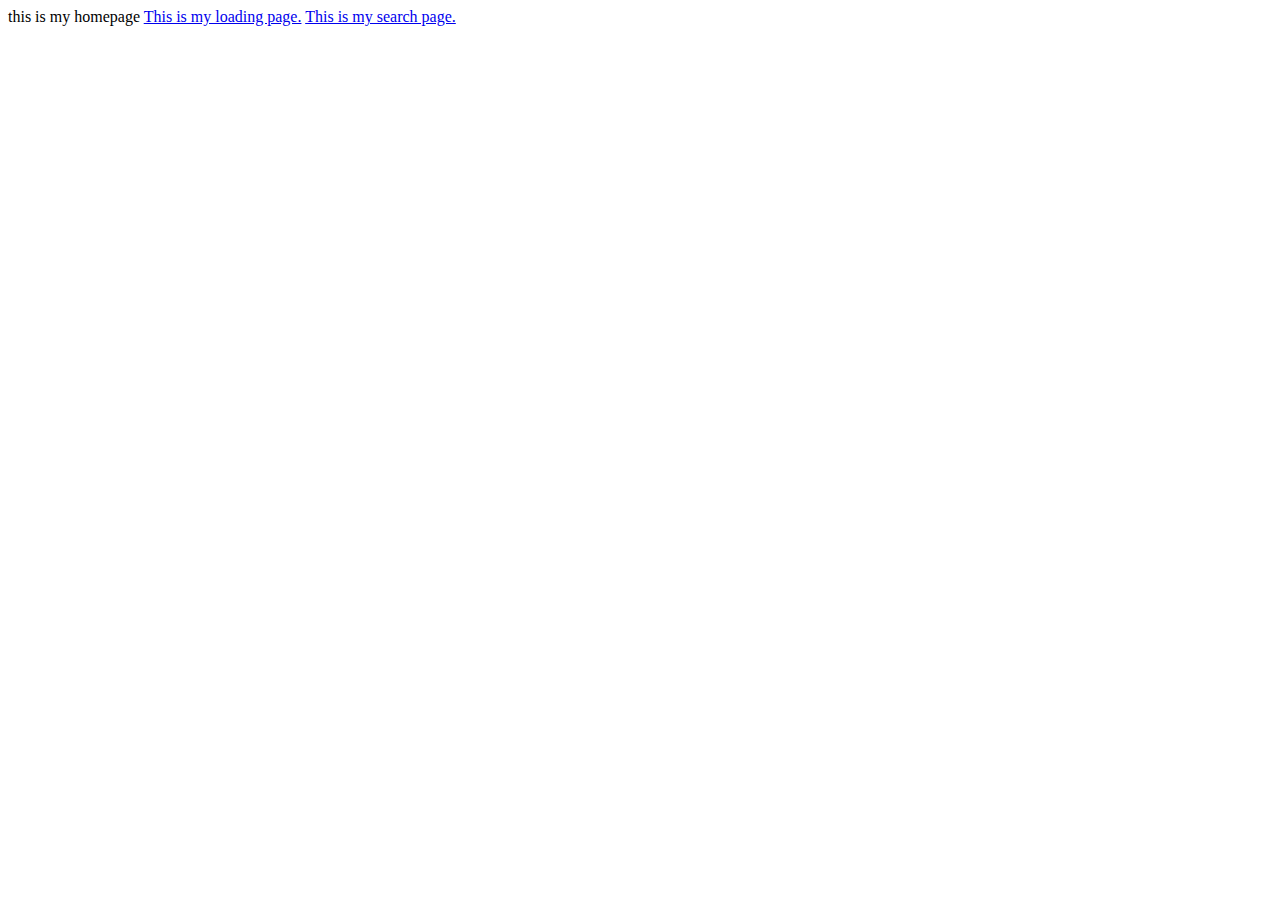
<file: index.html>
<!DOCTYPE html>
<html lang="en">
<head>
    <meta charset="UTF-8">
    <meta name="viewport" content="width=device-width, initial-scale=1.0">
    <title>Home Page</title>
</head>
<body>
    this is my homepage
    <a href="loading.html">This is my loading page.</a>
    <a href="search.html">This is my search page.</a>
</body>
</html>
</file>
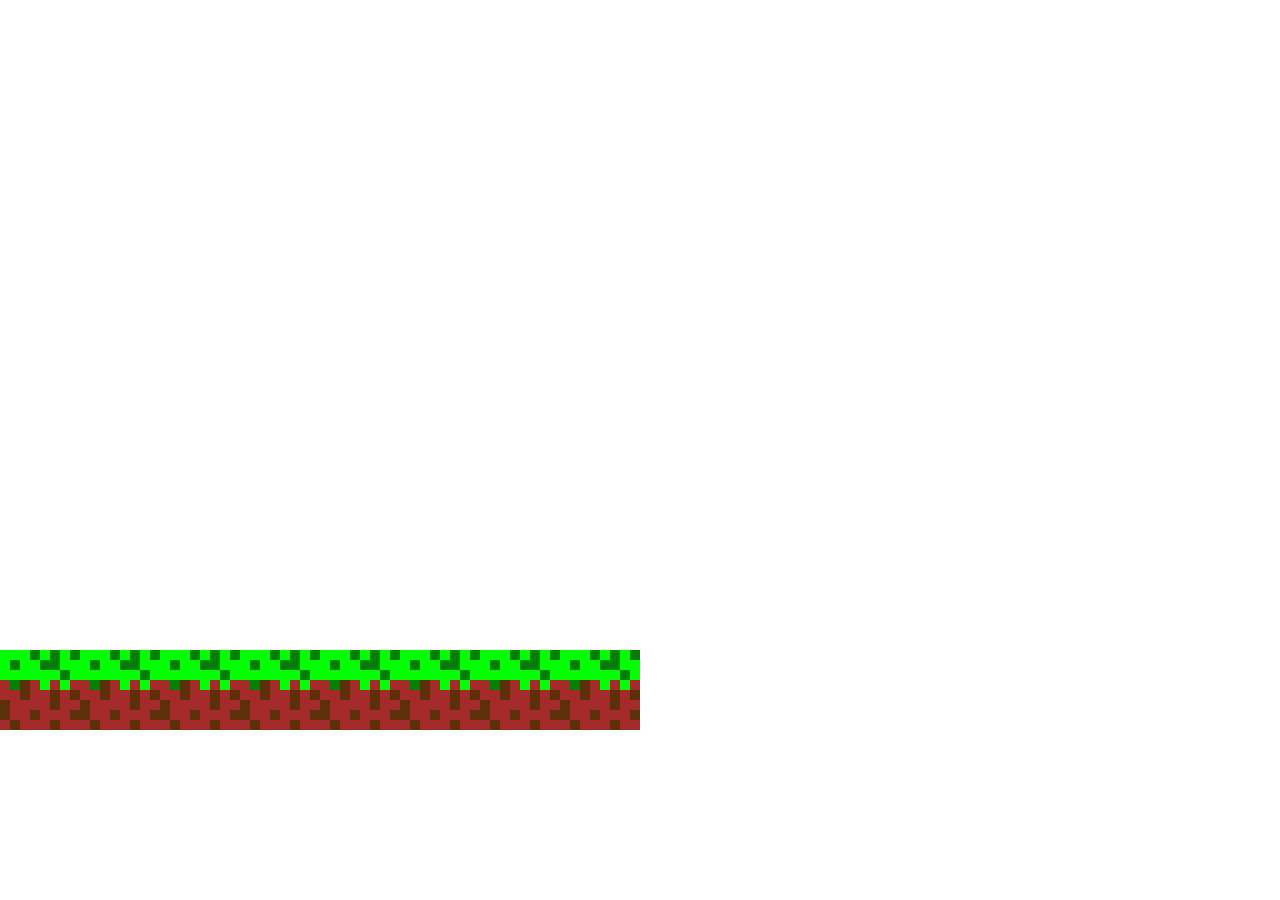
<file: art.html>
<!DOCTYPE html>
<html lang="en">
<head>
    <meta charset="UTF-8">
    <meta name="viewport" content="width=device-width, initial-scale=1.0">
    <title>Art Project</title>
    <link rel="stylesheet" href="style/art.css">
</head>
<body>

    <div class="floor">
        <div class="grass-block-1">
            <div class="pixel"></div>
            <div class="pixel"></div>
            <div class="pixel"></div>
            <div class="pixel-2"></div>
            <div class="pixel"></div>
            <div class="pixel-2"></div>
            <div class="pixel"></div>
            <div class="pixel-2"></div>


            <div class="pixel"></div>
            <div class="pixel-2"></div>
            <div class="pixel"></div>
            <div class="pixel"></div>
            <div class="pixel-2"></div>
            <div class="pixel-2"></div>
            <div class="pixel"></div>
            <div class="pixel"></div>

            <div class="pixel"></div>
            <div class="pixel"></div>
            <div class="pixel"></div>
            <div class="pixel"></div>
            <div class="pixel"></div>
            <div class="pixel"></div>
            <div class="pixel-2"></div>
            <div class="pixel"></div>

            <div class="pixel-1"></div>
            <div class="pixel-2"></div>
            <div class="pixel-3"></div>
            <div class="pixel-1"></div>
            <div class="pixel"></div>
            <div class="pixel-1"></div>
            <div class="pixel"></div>
            <div class="pixel-1"></div>

            <div class="pixel-1"></div>
            <div class="pixel-1"></div>
            <div class="pixel-3"></div>
            <div class="pixel-1"></div>
            <div class="pixel-1"></div>
            <div class="pixel-3"></div>
            <div class="pixel-1"></div>
            <div class="pixel-3"></div>

            <div class="pixel-3"></div>
            <div class="pixel-1"></div>
            <div class="pixel-1"></div>
            <div class="pixel-1"></div>
            <div class="pixel-1"></div>
            <div class="pixel-3"></div>
            <div class="pixel-1"></div>
            <div class="pixel-1"></div>

            <div class="pixel-3"></div>
            <div class="pixel-1"></div>
            <div class="pixel-1"></div>
            <div class="pixel-3"></div>
            <div class="pixel-1"></div>
            <div class="pixel-1"></div>
            <div class="pixel-1"></div>
            <div class="pixel-3"></div>

            <div class="pixel-1"></div>
            <div class="pixel-3"></div>
            <div class="pixel-1"></div>
            <div class="pixel-1"></div>
            <div class="pixel-1"></div>
            <div class="pixel-3"></div>
            <div class="pixel-1"></div>
            <div class="pixel-1"></div>
        </div>

        <div class="grass-block-2">
            <div class="pixel"></div>
            <div class="pixel"></div>
            <div class="pixel"></div>
            <div class="pixel-2"></div>
            <div class="pixel"></div>
            <div class="pixel-2"></div>
            <div class="pixel"></div>
            <div class="pixel-2"></div>


            <div class="pixel"></div>
            <div class="pixel-2"></div>
            <div class="pixel"></div>
            <div class="pixel"></div>
            <div class="pixel-2"></div>
            <div class="pixel-2"></div>
            <div class="pixel"></div>
            <div class="pixel"></div>

            <div class="pixel"></div>
            <div class="pixel"></div>
            <div class="pixel"></div>
            <div class="pixel"></div>
            <div class="pixel"></div>
            <div class="pixel"></div>
            <div class="pixel-2"></div>
            <div class="pixel"></div>

            <div class="pixel-1"></div>
            <div class="pixel-2"></div>
            <div class="pixel-3"></div>
            <div class="pixel-1"></div>
            <div class="pixel"></div>
            <div class="pixel-1"></div>
            <div class="pixel"></div>
            <div class="pixel-1"></div>

            <div class="pixel-1"></div>
            <div class="pixel-1"></div>
            <div class="pixel-3"></div>
            <div class="pixel-1"></div>
            <div class="pixel-1"></div>
            <div class="pixel-3"></div>
            <div class="pixel-1"></div>
            <div class="pixel-3"></div>

            <div class="pixel-3"></div>
            <div class="pixel-1"></div>
            <div class="pixel-1"></div>
            <div class="pixel-1"></div>
            <div class="pixel-1"></div>
            <div class="pixel-3"></div>
            <div class="pixel-1"></div>
            <div class="pixel-1"></div>

            <div class="pixel-3"></div>
            <div class="pixel-1"></div>
            <div class="pixel-1"></div>
            <div class="pixel-3"></div>
            <div class="pixel-1"></div>
            <div class="pixel-1"></div>
            <div class="pixel-1"></div>
            <div class="pixel-3"></div>

            <div class="pixel-1"></div>
            <div class="pixel-3"></div>
            <div class="pixel-1"></div>
            <div class="pixel-1"></div>
            <div class="pixel-1"></div>
            <div class="pixel-3"></div>
            <div class="pixel-1"></div>
            <div class="pixel-1"></div>
        </div>

        <div class="grass-block-3">
            <div class="pixel"></div>
            <div class="pixel"></div>
            <div class="pixel"></div>
            <div class="pixel-2"></div>
            <div class="pixel"></div>
            <div class="pixel-2"></div>
            <div class="pixel"></div>
            <div class="pixel-2"></div>


            <div class="pixel"></div>
            <div class="pixel-2"></div>
            <div class="pixel"></div>
            <div class="pixel"></div>
            <div class="pixel-2"></div>
            <div class="pixel-2"></div>
            <div class="pixel"></div>
            <div class="pixel"></div>

            <div class="pixel"></div>
            <div class="pixel"></div>
            <div class="pixel"></div>
            <div class="pixel"></div>
            <div class="pixel"></div>
            <div class="pixel"></div>
            <div class="pixel-2"></div>
            <div class="pixel"></div>

            <div class="pixel-1"></div>
            <div class="pixel-2"></div>
            <div class="pixel-3"></div>
            <div class="pixel-1"></div>
            <div class="pixel"></div>
            <div class="pixel-1"></div>
            <div class="pixel"></div>
            <div class="pixel-1"></div>

            <div class="pixel-1"></div>
            <div class="pixel-1"></div>
            <div class="pixel-3"></div>
            <div class="pixel-1"></div>
            <div class="pixel-1"></div>
            <div class="pixel-3"></div>
            <div class="pixel-1"></div>
            <div class="pixel-3"></div>

            <div class="pixel-3"></div>
            <div class="pixel-1"></div>
            <div class="pixel-1"></div>
            <div class="pixel-1"></div>
            <div class="pixel-1"></div>
            <div class="pixel-3"></div>
            <div class="pixel-1"></div>
            <div class="pixel-1"></div>

            <div class="pixel-3"></div>
            <div class="pixel-1"></div>
            <div class="pixel-1"></div>
            <div class="pixel-3"></div>
            <div class="pixel-1"></div>
            <div class="pixel-1"></div>
            <div class="pixel-1"></div>
            <div class="pixel-3"></div>

            <div class="pixel-1"></div>
            <div class="pixel-3"></div>
            <div class="pixel-1"></div>
            <div class="pixel-1"></div>
            <div class="pixel-1"></div>
            <div class="pixel-3"></div>
            <div class="pixel-1"></div>
            <div class="pixel-1"></div>
        </div>

        <div class="grass-block-4">
            <div class="pixel"></div>
            <div class="pixel"></div>
            <div class="pixel"></div>
            <div class="pixel-2"></div>
            <div class="pixel"></div>
            <div class="pixel-2"></div>
            <div class="pixel"></div>
            <div class="pixel-2"></div>


            <div class="pixel"></div>
            <div class="pixel-2"></div>
            <div class="pixel"></div>
            <div class="pixel"></div>
            <div class="pixel-2"></div>
            <div class="pixel-2"></div>
            <div class="pixel"></div>
            <div class="pixel"></div>

            <div class="pixel"></div>
            <div class="pixel"></div>
            <div class="pixel"></div>
            <div class="pixel"></div>
            <div class="pixel"></div>
            <div class="pixel"></div>
            <div class="pixel-2"></div>
            <div class="pixel"></div>

            <div class="pixel-1"></div>
            <div class="pixel-2"></div>
            <div class="pixel-3"></div>
            <div class="pixel-1"></div>
            <div class="pixel"></div>
            <div class="pixel-1"></div>
            <div class="pixel"></div>
            <div class="pixel-1"></div>

            <div class="pixel-1"></div>
            <div class="pixel-1"></div>
            <div class="pixel-3"></div>
            <div class="pixel-1"></div>
            <div class="pixel-1"></div>
            <div class="pixel-3"></div>
            <div class="pixel-1"></div>
            <div class="pixel-3"></div>

            <div class="pixel-3"></div>
            <div class="pixel-1"></div>
            <div class="pixel-1"></div>
            <div class="pixel-1"></div>
            <div class="pixel-1"></div>
            <div class="pixel-3"></div>
            <div class="pixel-1"></div>
            <div class="pixel-1"></div>

            <div class="pixel-3"></div>
            <div class="pixel-1"></div>
            <div class="pixel-1"></div>
            <div class="pixel-3"></div>
            <div class="pixel-1"></div>
            <div class="pixel-1"></div>
            <div class="pixel-1"></div>
            <div class="pixel-3"></div>

            <div class="pixel-1"></div>
            <div class="pixel-3"></div>
            <div class="pixel-1"></div>
            <div class="pixel-1"></div>
            <div class="pixel-1"></div>
            <div class="pixel-3"></div>
            <div class="pixel-1"></div>
            <div class="pixel-1"></div>
        </div>

        <div class="grass-block-5">
            <div class="pixel"></div>
            <div class="pixel"></div>
            <div class="pixel"></div>
            <div class="pixel-2"></div>
            <div class="pixel"></div>
            <div class="pixel-2"></div>
            <div class="pixel"></div>
            <div class="pixel-2"></div>


            <div class="pixel"></div>
            <div class="pixel-2"></div>
            <div class="pixel"></div>
            <div class="pixel"></div>
            <div class="pixel-2"></div>
            <div class="pixel-2"></div>
            <div class="pixel"></div>
            <div class="pixel"></div>

            <div class="pixel"></div>
            <div class="pixel"></div>
            <div class="pixel"></div>
            <div class="pixel"></div>
            <div class="pixel"></div>
            <div class="pixel"></div>
            <div class="pixel-2"></div>
            <div class="pixel"></div>

            <div class="pixel-1"></div>
            <div class="pixel-2"></div>
            <div class="pixel-3"></div>
            <div class="pixel-1"></div>
            <div class="pixel"></div>
            <div class="pixel-1"></div>
            <div class="pixel"></div>
            <div class="pixel-1"></div>

            <div class="pixel-1"></div>
            <div class="pixel-1"></div>
            <div class="pixel-3"></div>
            <div class="pixel-1"></div>
            <div class="pixel-1"></div>
            <div class="pixel-3"></div>
            <div class="pixel-1"></div>
            <div class="pixel-3"></div>

            <div class="pixel-3"></div>
            <div class="pixel-1"></div>
            <div class="pixel-1"></div>
            <div class="pixel-1"></div>
            <div class="pixel-1"></div>
            <div class="pixel-3"></div>
            <div class="pixel-1"></div>
            <div class="pixel-1"></div>

            <div class="pixel-3"></div>
            <div class="pixel-1"></div>
            <div class="pixel-1"></div>
            <div class="pixel-3"></div>
            <div class="pixel-1"></div>
            <div class="pixel-1"></div>
            <div class="pixel-1"></div>
            <div class="pixel-3"></div>

            <div class="pixel-1"></div>
            <div class="pixel-3"></div>
            <div class="pixel-1"></div>
            <div class="pixel-1"></div>
            <div class="pixel-1"></div>
            <div class="pixel-3"></div>
            <div class="pixel-1"></div>
            <div class="pixel-1"></div>
        </div>

        <div class="grass-block-6">
            <div class="pixel"></div>
            <div class="pixel"></div>
            <div class="pixel"></div>
            <div class="pixel-2"></div>
            <div class="pixel"></div>
            <div class="pixel-2"></div>
            <div class="pixel"></div>
            <div class="pixel-2"></div>


            <div class="pixel"></div>
            <div class="pixel-2"></div>
            <div class="pixel"></div>
            <div class="pixel"></div>
            <div class="pixel-2"></div>
            <div class="pixel-2"></div>
            <div class="pixel"></div>
            <div class="pixel"></div>

            <div class="pixel"></div>
            <div class="pixel"></div>
            <div class="pixel"></div>
            <div class="pixel"></div>
            <div class="pixel"></div>
            <div class="pixel"></div>
            <div class="pixel-2"></div>
            <div class="pixel"></div>

            <div class="pixel-1"></div>
            <div class="pixel-2"></div>
            <div class="pixel-3"></div>
            <div class="pixel-1"></div>
            <div class="pixel"></div>
            <div class="pixel-1"></div>
            <div class="pixel"></div>
            <div class="pixel-1"></div>

            <div class="pixel-1"></div>
            <div class="pixel-1"></div>
            <div class="pixel-3"></div>
            <div class="pixel-1"></div>
            <div class="pixel-1"></div>
            <div class="pixel-3"></div>
            <div class="pixel-1"></div>
            <div class="pixel-3"></div>

            <div class="pixel-3"></div>
            <div class="pixel-1"></div>
            <div class="pixel-1"></div>
            <div class="pixel-1"></div>
            <div class="pixel-1"></div>
            <div class="pixel-3"></div>
            <div class="pixel-1"></div>
            <div class="pixel-1"></div>

            <div class="pixel-3"></div>
            <div class="pixel-1"></div>
            <div class="pixel-1"></div>
            <div class="pixel-3"></div>
            <div class="pixel-1"></div>
            <div class="pixel-1"></div>
            <div class="pixel-1"></div>
            <div class="pixel-3"></div>

            <div class="pixel-1"></div>
            <div class="pixel-3"></div>
            <div class="pixel-1"></div>
            <div class="pixel-1"></div>
            <div class="pixel-1"></div>
            <div class="pixel-3"></div>
            <div class="pixel-1"></div>
            <div class="pixel-1"></div>
        </div>

        <div class="grass-block-7">
            <div class="pixel"></div>
            <div class="pixel"></div>
            <div class="pixel"></div>
            <div class="pixel-2"></div>
            <div class="pixel"></div>
            <div class="pixel-2"></div>
            <div class="pixel"></div>
            <div class="pixel-2"></div>


            <div class="pixel"></div>
            <div class="pixel-2"></div>
            <div class="pixel"></div>
            <div class="pixel"></div>
            <div class="pixel-2"></div>
            <div class="pixel-2"></div>
            <div class="pixel"></div>
            <div class="pixel"></div>

            <div class="pixel"></div>
            <div class="pixel"></div>
            <div class="pixel"></div>
            <div class="pixel"></div>
            <div class="pixel"></div>
            <div class="pixel"></div>
            <div class="pixel-2"></div>
            <div class="pixel"></div>

            <div class="pixel-1"></div>
            <div class="pixel-2"></div>
            <div class="pixel-3"></div>
            <div class="pixel-1"></div>
            <div class="pixel"></div>
            <div class="pixel-1"></div>
            <div class="pixel"></div>
            <div class="pixel-1"></div>

            <div class="pixel-1"></div>
            <div class="pixel-1"></div>
            <div class="pixel-3"></div>
            <div class="pixel-1"></div>
            <div class="pixel-1"></div>
            <div class="pixel-3"></div>
            <div class="pixel-1"></div>
            <div class="pixel-3"></div>

            <div class="pixel-3"></div>
            <div class="pixel-1"></div>
            <div class="pixel-1"></div>
            <div class="pixel-1"></div>
            <div class="pixel-1"></div>
            <div class="pixel-3"></div>
            <div class="pixel-1"></div>
            <div class="pixel-1"></div>

            <div class="pixel-3"></div>
            <div class="pixel-1"></div>
            <div class="pixel-1"></div>
            <div class="pixel-3"></div>
            <div class="pixel-1"></div>
            <div class="pixel-1"></div>
            <div class="pixel-1"></div>
            <div class="pixel-3"></div>

            <div class="pixel-1"></div>
            <div class="pixel-3"></div>
            <div class="pixel-1"></div>
            <div class="pixel-1"></div>
            <div class="pixel-1"></div>
            <div class="pixel-3"></div>
            <div class="pixel-1"></div>
            <div class="pixel-1"></div>
        </div>

        <div class="grass-block-8">
            <div class="pixel"></div>
            <div class="pixel"></div>
            <div class="pixel"></div>
            <div class="pixel-2"></div>
            <div class="pixel"></div>
            <div class="pixel-2"></div>
            <div class="pixel"></div>
            <div class="pixel-2"></div>


            <div class="pixel"></div>
            <div class="pixel-2"></div>
            <div class="pixel"></div>
            <div class="pixel"></div>
            <div class="pixel-2"></div>
            <div class="pixel-2"></div>
            <div class="pixel"></div>
            <div class="pixel"></div>

            <div class="pixel"></div>
            <div class="pixel"></div>
            <div class="pixel"></div>
            <div class="pixel"></div>
            <div class="pixel"></div>
            <div class="pixel"></div>
            <div class="pixel-2"></div>
            <div class="pixel"></div>

            <div class="pixel-1"></div>
            <div class="pixel-2"></div>
            <div class="pixel-3"></div>
            <div class="pixel-1"></div>
            <div class="pixel"></div>
            <div class="pixel-1"></div>
            <div class="pixel"></div>
            <div class="pixel-1"></div>

            <div class="pixel-1"></div>
            <div class="pixel-1"></div>
            <div class="pixel-3"></div>
            <div class="pixel-1"></div>
            <div class="pixel-1"></div>
            <div class="pixel-3"></div>
            <div class="pixel-1"></div>
            <div class="pixel-3"></div>

            <div class="pixel-3"></div>
            <div class="pixel-1"></div>
            <div class="pixel-1"></div>
            <div class="pixel-1"></div>
            <div class="pixel-1"></div>
            <div class="pixel-3"></div>
            <div class="pixel-1"></div>
            <div class="pixel-1"></div>

            <div class="pixel-3"></div>
            <div class="pixel-1"></div>
            <div class="pixel-1"></div>
            <div class="pixel-3"></div>
            <div class="pixel-1"></div>
            <div class="pixel-1"></div>
            <div class="pixel-1"></div>
            <div class="pixel-3"></div>

            <div class="pixel-1"></div>
            <div class="pixel-3"></div>
            <div class="pixel-1"></div>
            <div class="pixel-1"></div>
            <div class="pixel-1"></div>
            <div class="pixel-3"></div>
            <div class="pixel-1"></div>
            <div class="pixel-1"></div>
        </div>

    </div>
</body>
</html>
</file>
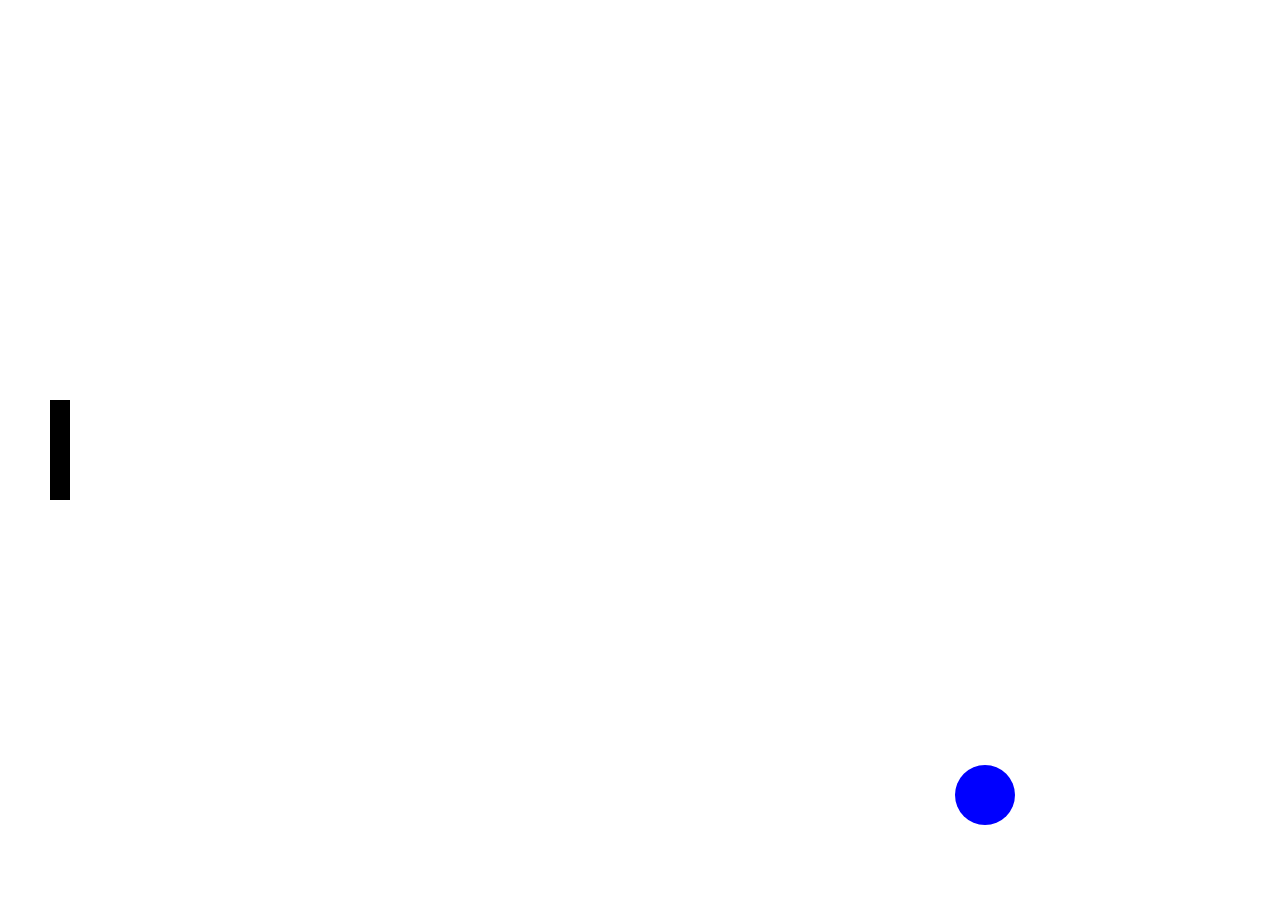
<file: ball.html>
<!DOCTYPE html>
<html lang="en">
<head>
    <meta charset="UTF-8">
    <meta name="viewport" content="width=device-width, initial-scale=1.0">
    <title>Ball</title>
</head>
<body>
    
    <script src="script/ball.js"></script>
</body>
</html>
</file>
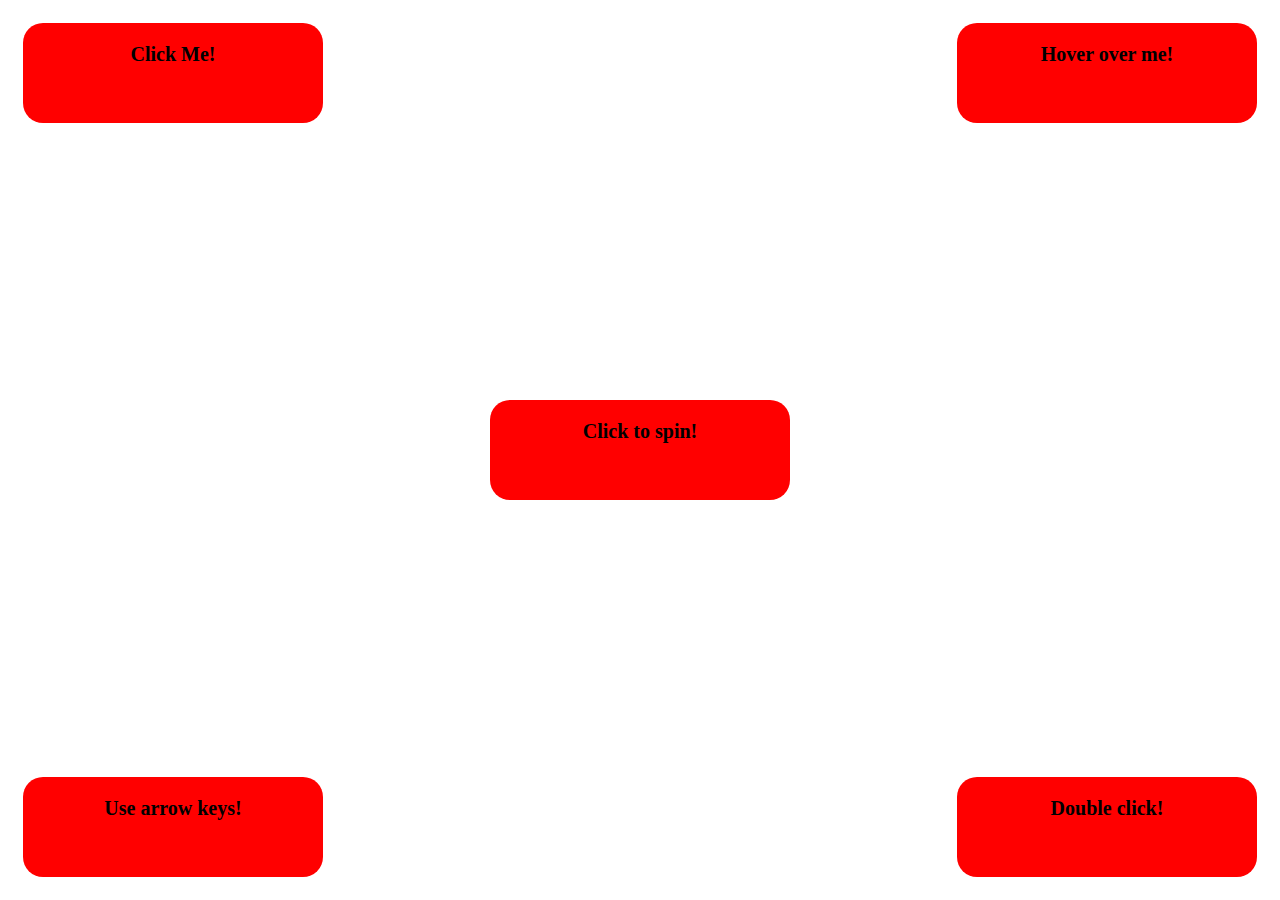
<file: event.html>
<!DOCTYPE html>
<html lang="en">
<head>
    <meta charset="UTF-8">
    <meta name="viewport" content="width=device-width, initial-scale=1.0">
    <title>Event</title>
    <link rel="stylesheet" href="style/event.css">
</head>
<body>
    <div class="rectangle click">
        <h3>Click Me!</h3>
    </div>
    <div class="rectangle move">
        <h3>Use arrow keys!</h3>
    </div>
    <div class="rectangle spin">
        <h3>Click to spin!</h3>
    </div>
    <div class="rectangle hover">
        <h3>Hover over me!</h3>
    </div>
    <div class="rectangle dblclick">
        <h3>Double click!</h3>
    </div>

    <script src="script/event.js"></script>
</body>
</html>
</file>
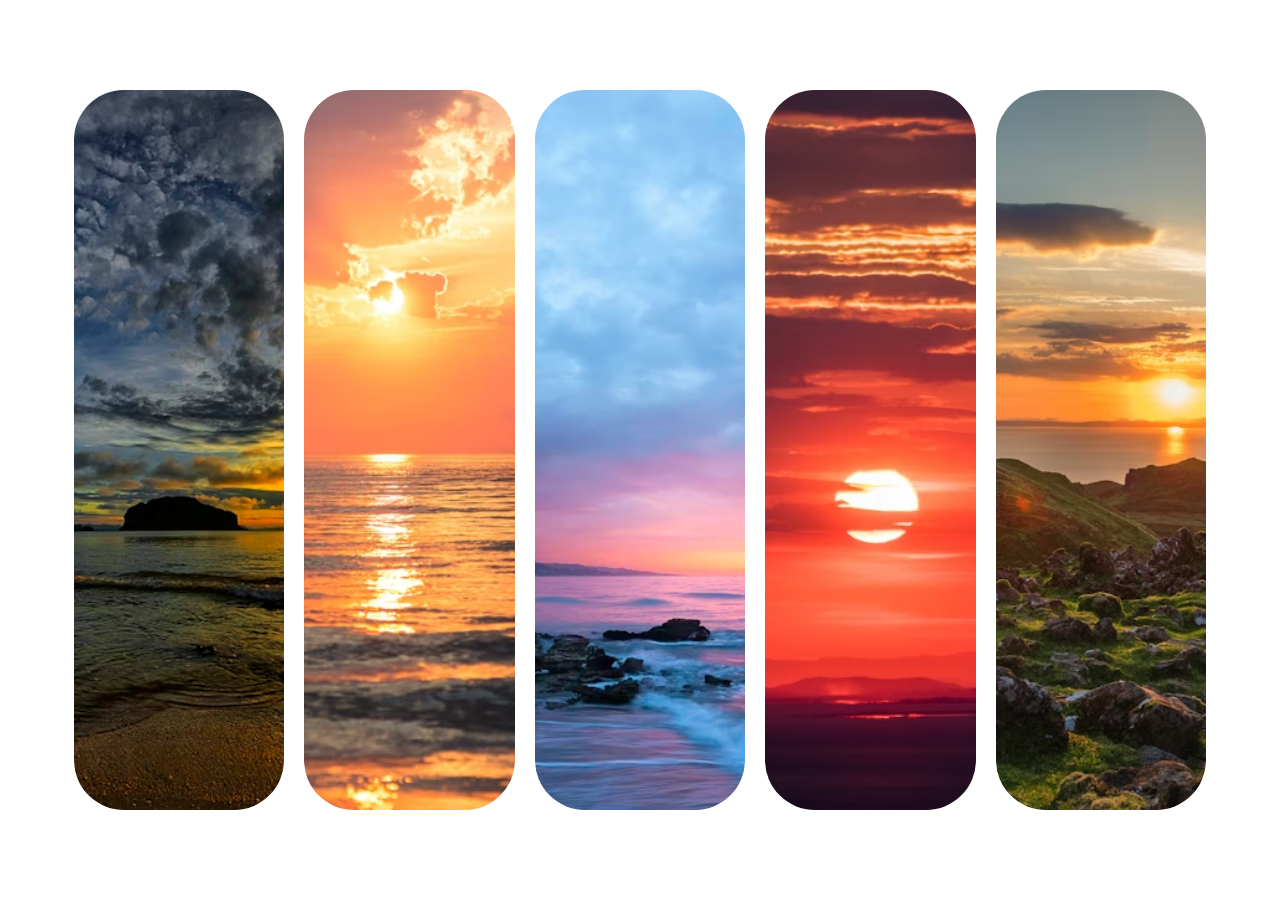
<file: expanding.html>
<!DOCTYPE html>
<html lang="en">

    <head>
        <meta charset="UTF-8">
        <meta name="viewport" content="width=device-width, initial-scale=1.0">
        <title>Expanding</title>
        <link rel="stylesheet" href="style/expanding.css">
    </head>

    <body>
        <div class="container">
            <div class="pannel" style="background-image: url('images/blendSunset.avif')">
                <h3>Beautiful blended sunset between skies above the ocean</h3>
            </div>
            <div class="pannel" style="background-image: url('images/blueSunset.avif')">
                <h3>Beautiful sunset above the ocean</h3>
            </div>
            <div class="pannel" style="background-image: url('images/clearWaterSunset.avif')">
                <h3>Beautiful sunset  above a ocean with it's amazingly clear water</h3>
            </div>
            <div class="pannel" style="background-image: url('images/redSunset.avif')">
                <h3>Beautiful red sunset above the sky</h3>
            </div>
            <div class="pannel" style="background-image: url('images/rockySunset.avif')">
                <h3>Beautiful sunset of the sky between the rocky mountains of earth</h3>
            </div>
        </div>
        <script src="script/expanding.js"></script>
    </body>

</html>
</file>
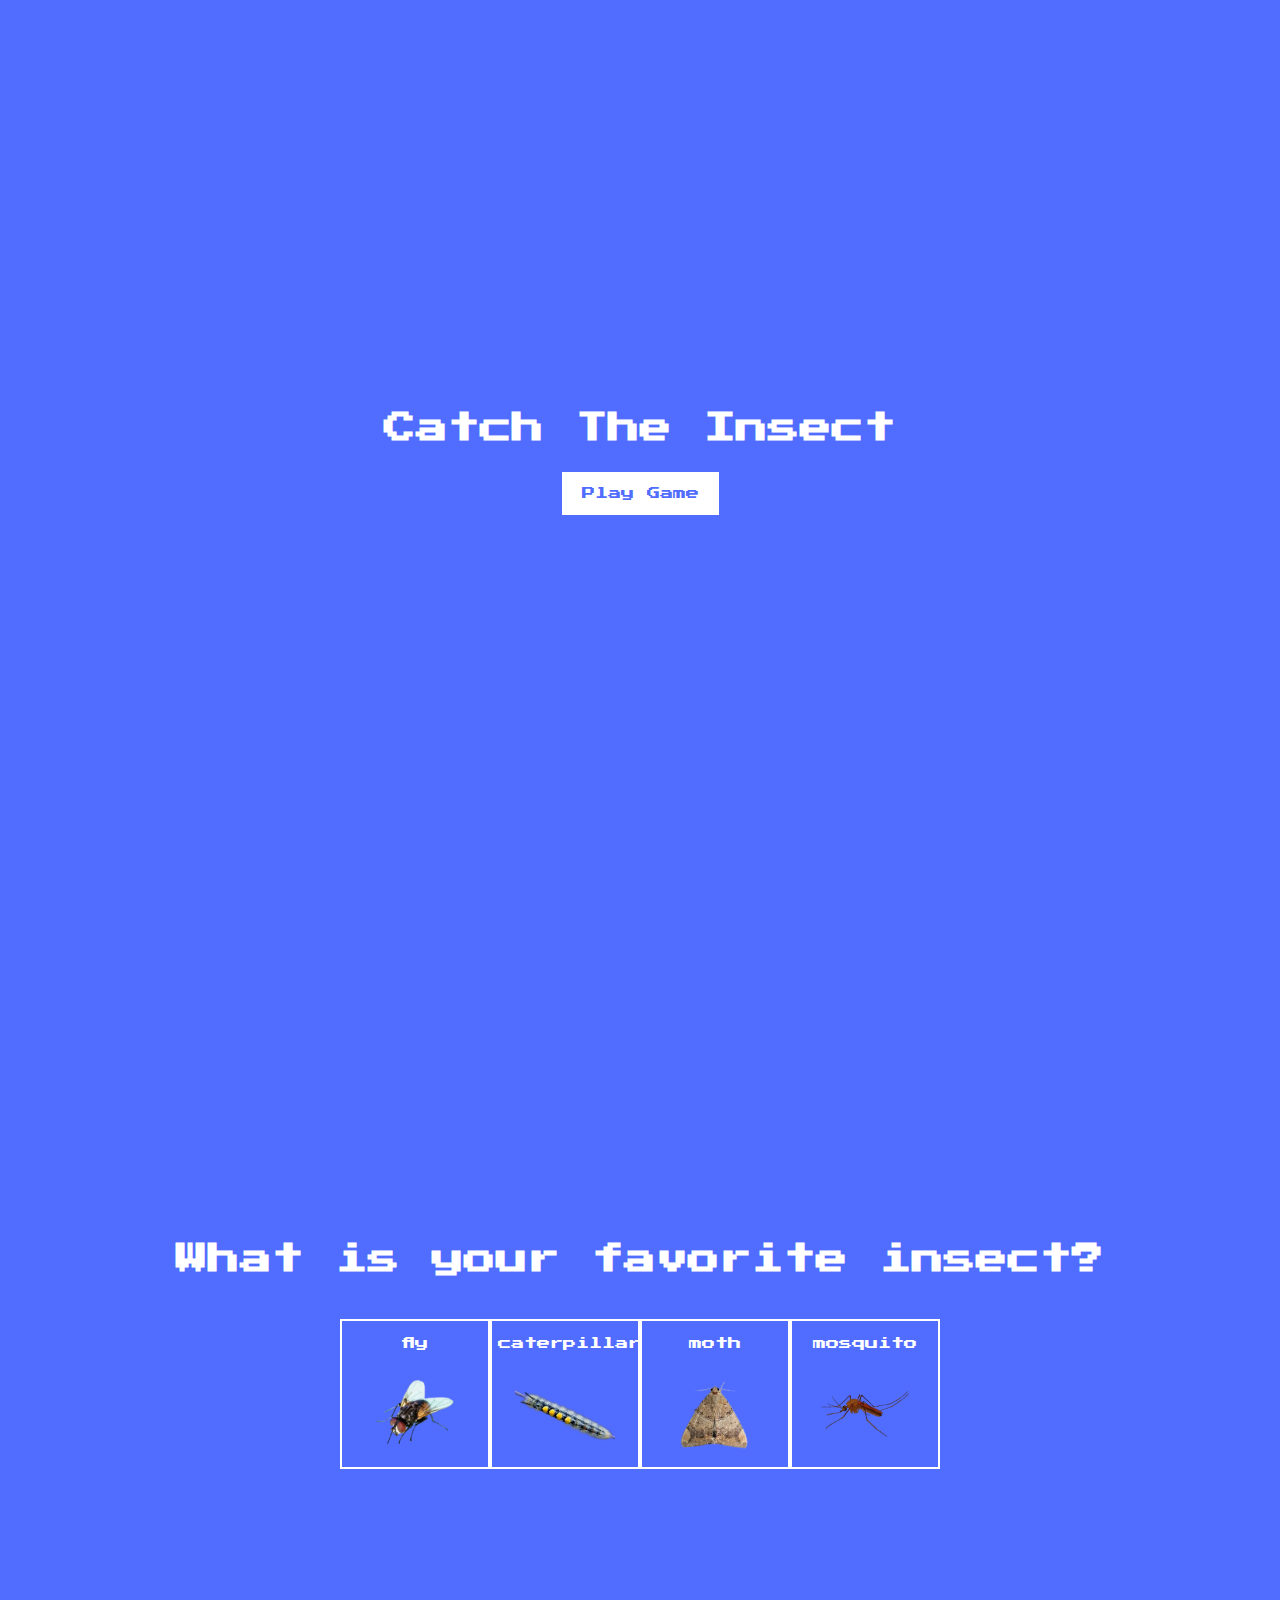
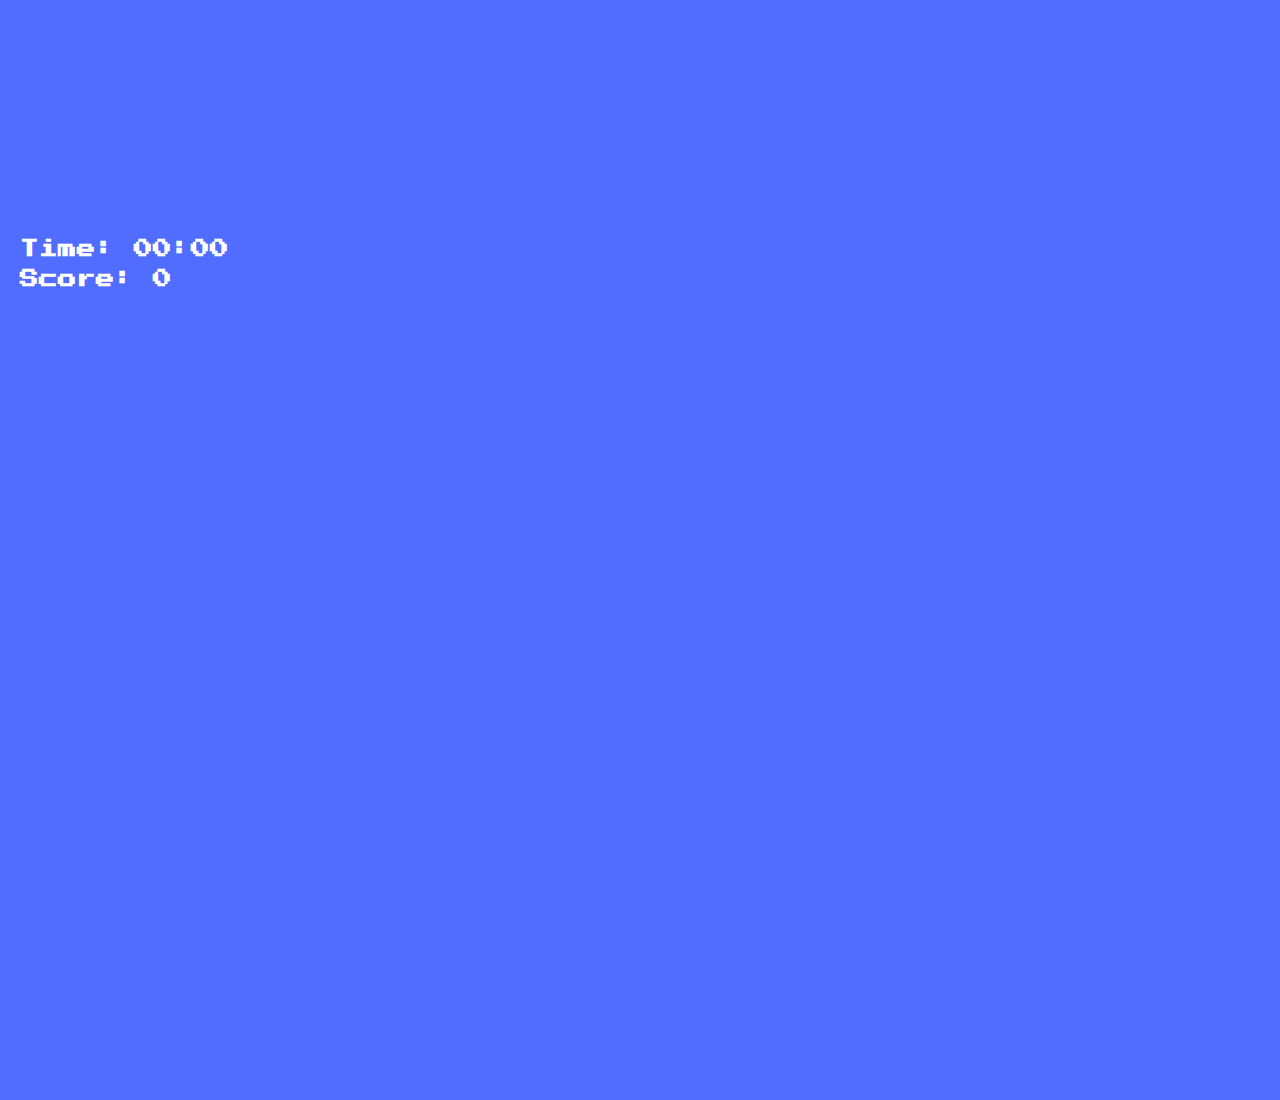
<file: insect.html>
<!DOCTYPE html>
<html lang="en">

    <head>
        <meta charset="UTF-8">
        <meta name="viewport" content="width=device-width, initial-scale=1.0">
        <title>insect Game</title>
        <link rel="stylesheet" href="style/insect.css">
    </head>

    <body>
        <div class="screen">
            <h1>Catch The Insect</h1>
            <button class="btn" id="start-btn">Play Game</button>
        </div>

        <div class="screen">
            <h1>What is your favorite insect?</h1>
            <ul class="insects-list">
                <li>
                    <button class="choose-insect-btn">
                        <p>fly</p>
                        <img src="images/fly.png" alt="">
                    </button>
                </li>
                <li>
                    <button class="choose-insect-btn">
                        <p>caterpillar</p>
                        <img src="images/caterpillar.png" alt="">
                    </button>
                </li>
                <li>
                    <button class="choose-insect-btn">
                        <p>moth</p>
                        <img src="images/moth.png" alt="">
                    </button>
                </li>
                <li>
                    <button class="choose-insect-btn">
                        <p>mosquito</p>
                        <img src="images/mosquito.png" alt="">
                    </button>
                </li>

            </ul>
        </div>

        <div class="screen game-container" id ="game-container">
            <h3 id="time" class="time">Time: 00:00</h3>
            <h3 id="score" class="score">Score: 0</h3>
            <h5 id ="message" class="message">
                Are you annoyed yet? <br>
                You are playing an impossible game!!
            </h5>
            
        </div>

        <script src="script/insects.js"></script>
    </body>

</html>
</file>
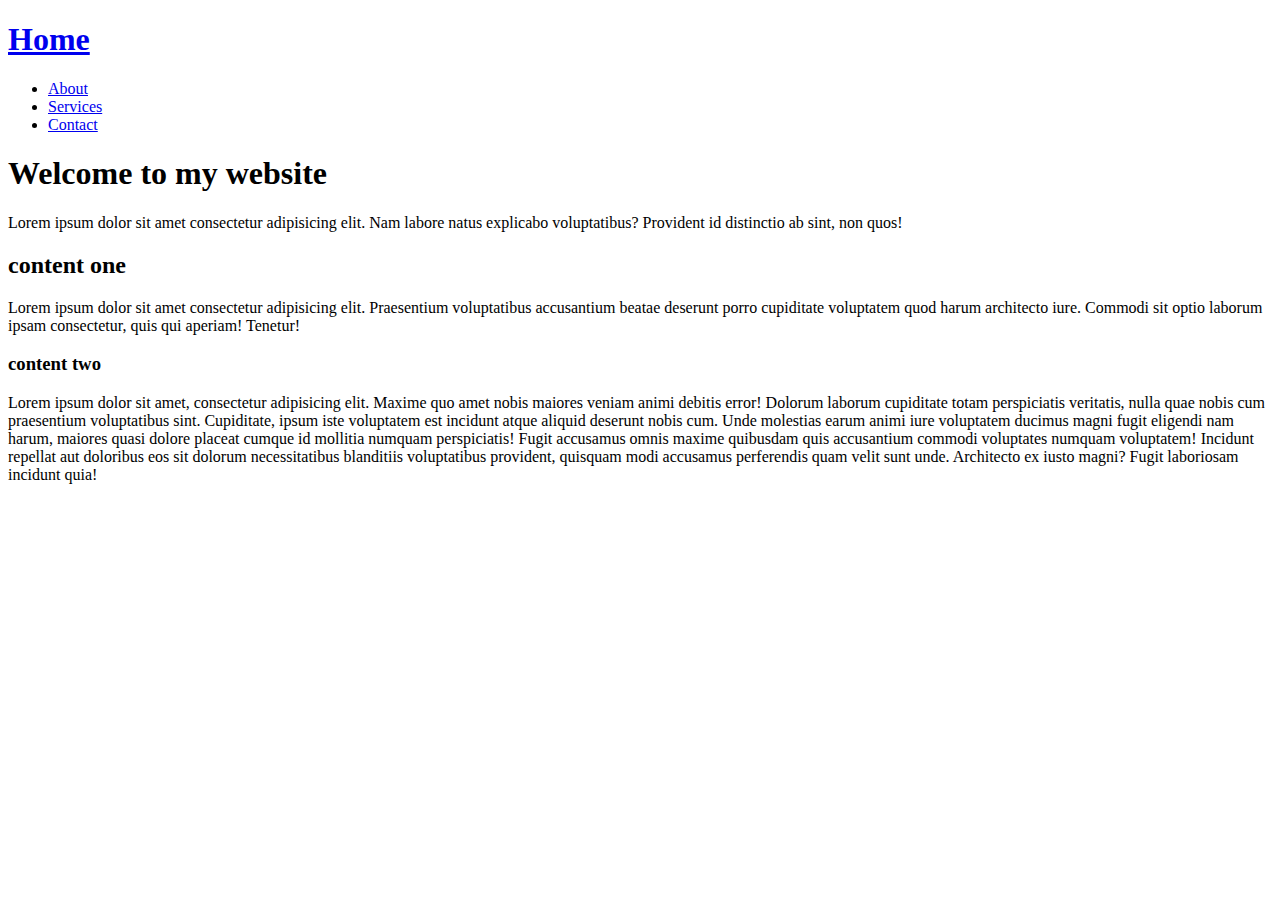
<file: nav.html>
<!DOCTYPE html>
<html lang="en">
<head>
    <meta charset="UTF-8">
    <meta name="viewport" content="width=device-width, initial-scale=1.0">
    <title>Nav Page</title>
    <link rel="stylesheet" href="style/nav.css">
</head>
<body>
    <nav class="nav">
        <div class="conatiner">
            <h1 class="logo">
                <a href="index.html">Home</a>
            </h1>
            <ul>
                <li>
                    <a href="#">About</a>
                </li>
                <li>
                    <a href="#">Services</a>
                </li>
                <li>
                    <a href="#">Contact</a>
                </li>
            </ul>
        </div>
    </nav>

    <div class="hero">
        <div class="container">
            <h1>Welcome to my website</h1>
            <p> Lorem ipsum dolor sit amet consectetur adipisicing elit. Nam labore natus explicabo voluptatibus? Provident id distinctio ab sint, non quos!</p>
        </div>
    </div>

    <section class="container content">
        <h2>content one</h2>
        <p>Lorem ipsum dolor sit amet consectetur adipisicing elit. Praesentium voluptatibus accusantium beatae deserunt porro cupiditate voluptatem quod harum architecto iure. Commodi sit optio laborum ipsam consectetur, quis qui aperiam! Tenetur!</p>

        <h3>content two</h3>
        <p>Lorem ipsum dolor sit amet, consectetur adipisicing elit. Maxime quo amet nobis maiores veniam animi debitis error! Dolorum laborum cupiditate totam perspiciatis veritatis, nulla quae nobis cum praesentium voluptatibus sint. Cupiditate, ipsum iste voluptatem est incidunt atque aliquid deserunt nobis cum. Unde molestias earum animi iure voluptatem ducimus magni fugit eligendi nam harum, maiores quasi dolore placeat cumque id mollitia numquam perspiciatis! Fugit accusamus omnis maxime quibusdam quis accusantium commodi voluptates numquam voluptatem! Incidunt repellat aut doloribus eos sit dolorum necessitatibus blanditiis voluptatibus provident, quisquam modi accusamus perferendis quam velit sunt unde. Architecto ex iusto magni? Fugit laboriosam incidunt quia!</p>


    </section>
    <script src = "script/nav.js"></script>
</body>
</html>
</file>
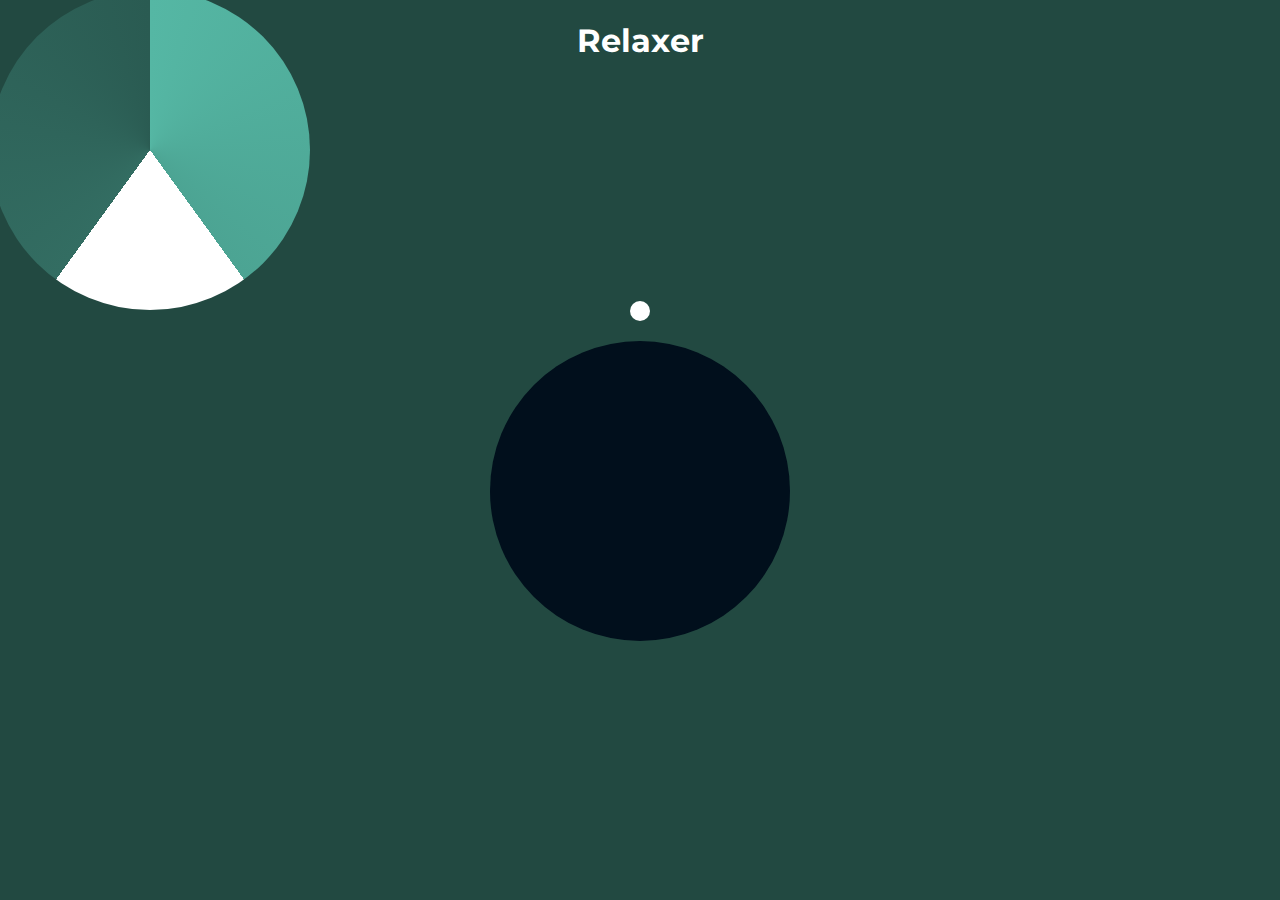
<file: relaxer.html>
<!DOCTYPE html>
<html lang="en">
<head>
    <meta charset="UTF-8">
    <meta name="viewport" content="width=device-width, initial-scale=1.0">
    <title>Relaxer</title>
    <link rel="stylesheet" href="style/relaxer.css">
</head>
<body>
    <h1>Relaxer</h1>
    <div class="container" id="container">
        <div class="circle"></div>

        <p class="text"></p>

        <div class="pointer-container">
            <span class="pointer"></span>
        </div>
    </div>


    <div class="gradient-circle"></div>
    <script src="script/relaxer.js"></script>
</body>
</html>
</file>
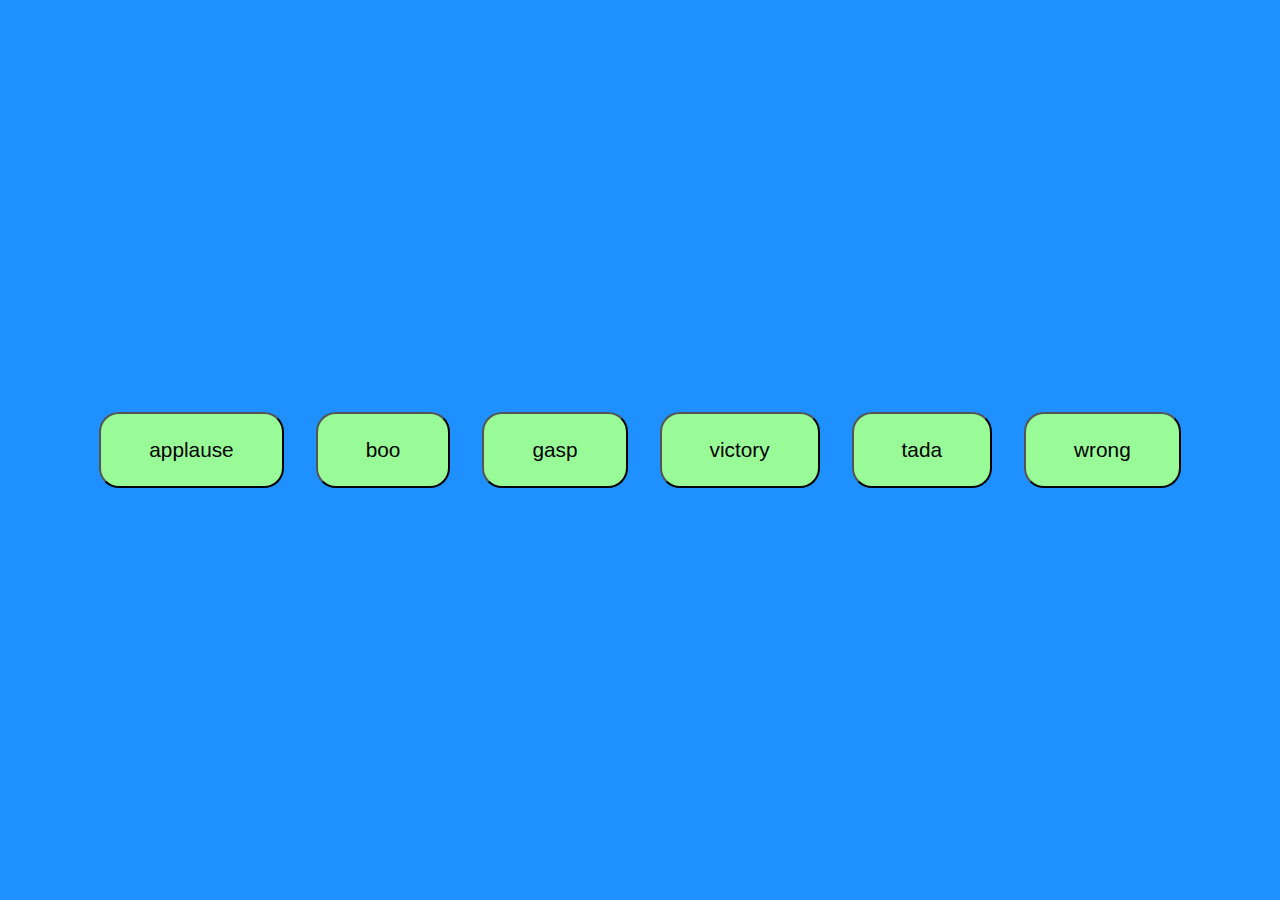
<file: sound.html>
<!DOCTYPE html>
<html lang="en">
<head>
    <meta charset="UTF-8">
    <meta name="viewport" content="width=device-width, initial-scale=1.0">
    <title>Sound</title>
    <link rel="stylesheet" href="style/sound.css">
</head>
<body>
    <audio src="sounds/victory.mp3" class="victory"></audio>
    <audio src="sounds/boo.mp3" class="boo"></audio>
    <audio src="sounds/gasp.mp3" class="gasp"></audio>
    <audio src="sounds/wrong.mp3" class="wrong"></audio>
    <audio src="sounds/tada.mp3" class="tada"></audio>
    <audio src="sounds/applause.mp3" class="applause"></audio>
    <div class="buttons"></div>

    <script src="script/sound.js"></script>
</body>
</html>
</file>
<file: style/art.css>
body {
    display: flex;
    height: 100vh;
    justify-content: center;
    align-items: center;
    margin: 0;
}

.floor {
    width: 100vw;
    height: 250px;
    position: absolute;
    bottom: 0;
    left: 0;
}

.grass-block-1 {
    position: absolute;
    top:0px;
    left:0px;
    width: 80px;
    height: 80px;
    display: grid;
    grid-template-columns: 1fr 1fr 1fr 1fr 1fr 1fr 1fr 1fr;
    grid-template-rows: auto;
    box-sizing: border-box;
}

.grass-block-2 {
    position: absolute;
    top: 0px;
    left: 80px;
    width: 80px;
    height: 80px;
    display: grid;
    grid-template-columns: 1fr 1fr 1fr 1fr 1fr 1fr 1fr 1fr;
    grid-template-rows: auto;
    box-sizing: border-box;
    background: rgb(92, 48, 9);
}

.grass-block-3 {
    position: absolute;
    top: 0px;
    left: 160px;
    width: 80px;
    height: 80px;
    display: grid;
    grid-template-columns: 1fr 1fr 1fr 1fr 1fr 1fr 1fr 1fr;
    grid-template-rows: auto;
    box-sizing: border-box;
    background: rgb(92, 48, 9);
}

.grass-block-4 {
    position: absolute;
    top: 0px;
    left: 240px;
    width: 80px;
    height: 80px;
    display: grid;
    grid-template-columns: 1fr 1fr 1fr 1fr 1fr 1fr 1fr 1fr;
    grid-template-rows: auto;
    box-sizing: border-box;
    background: rgb(92, 48, 9);
}

.grass-block-5 {
    position: absolute;
    top: 0px;
    left: 320px;
    width: 80px;
    height: 80px;
    display: grid;
    grid-template-columns: 1fr 1fr 1fr 1fr 1fr 1fr 1fr 1fr;
    grid-template-rows: auto;
    box-sizing: border-box;
    background: rgb(92, 48, 9);
}

.grass-block-6 {
    position: absolute;
    top: 0px;
    left: 400px;
    width: 80px;
    height: 80px;
    display: grid;
    grid-template-columns: 1fr 1fr 1fr 1fr 1fr 1fr 1fr 1fr;
    grid-template-rows: auto;
    box-sizing: border-box;
    background: rgb(92, 48, 9);
}

.grass-block-7 {
    position: absolute;
    top: 0px;
    left: 480px;
    width: 80px;
    height: 80px;
    display: grid;
    grid-template-columns: 1fr 1fr 1fr 1fr 1fr 1fr 1fr 1fr;
    grid-template-rows: auto;
    box-sizing: border-box;
    background: rgb(92, 48, 9);
}

.grass-block-8 {
    position: absolute;
    top: 0px;
    left: 560px;
    width: 80px;
    height: 80px;
    display: grid;
    grid-template-columns: 1fr 1fr 1fr 1fr 1fr 1fr 1fr 1fr;
    grid-template-rows: auto;
    box-sizing: border-box;
    background: rgb(92, 48, 9);
}

.pixel {
    background: lime;
    position: relative;
    width: 10px;
    height: 10px;
    z-index: 100;
}

.pixel-1 {
    background: brown;
    position: relative;
    width: 10px;
    height: 10px;
    z-index: 100;
}

.pixel-2 {
    background: green;
    position: relative;
    width: 10px;
    height: 10px;
    z-index: 100;
}

.grass-block-1 .pixel-3 {
    width: 10px;
    height: 10px;
    position: relative;
    z-index: 100;
    background: rgb(92, 48, 9);
}
</file>
<file: style/event.css>
*{
    box-sizing: border-box;
}

body{
    display:flex;
    height: 100vh;
    align-items: center;
    justify-content: center;
    margin: 0;
}

.rectangle {
    height: 100px;
    width: 300px;
    background: red;
    margin: 3px;
    border-radius: 20px;
    display: flex;
    justify-content: center;
    align-itmes: center;
}

.click {
    position: absolute;
    top: 20px;
    left:20px;
}

.move {
    position: absolute;
    bottom: 20px;
    left: 20px;
}

.hover {
    position: absolute;
    top: 20px;
    right: 20px;
}

.dblclick {
    position: absolute;
    bottom: 20px;
    right: 20px;
}

.rectangle h3 {
    font-size: 20px;
}
</file>
<file: style/expanding.css>
* {
    box-sizing: border-box;
}

body {
    margin: 0;
    height: 100vh;
    display: flex;
    justify-content: center;
    align-items: center;
}
.container {
    display: flex;
    width:90vw;
}

.pannel {
    background-size: cover;
    background-position: center;
    background-repeat: no-repeat;
    height: 80vh;
    border-radius: 50px;
    color: white;
    cursor: pointer;
    flex: 1;
    margin: 10px;
    position: relative;
    transition: flex 1s ease-in;
}

.pannel h3 {
    position: absolute;
    bottom: 20px;
    left: 20px;
    font-size: 24px;
    margin: 0px;
    opacity: 0;
    transition: opacity 1s ease-in 0.5s;
}

.pannel.active {
    flex: 10;
}

.pannel.active h3{
    opacity: 1;
}
</file>
<file: style/insect.css>
@import url('https://fonts.googleapis.com/css2?family=Press+Start+2P&display=swap');

* {
    box-sizing: border-box;

}

 body {
    font-family: "Press Start 2P", system-ui;
    background: #516dff;
    color: white;
    height: 100vh;
    overflow: hidden;
    margin: 0;
    text-align: center;
 }

 .screen {
    height: 100vh;
    width: 100vw;
    display: flex;
    align-items: center;
    justify-content: center;
    flex-direction: column;
 }

 .screen.up {
    margin-top: -100vh;
 }

 h1 {
    line-height: 1.4;
 }

 .btn {
    font-family: "Press Start 2P", system-ui;
    border: 0;
    background: white;
    color: #516dff;
    padding: 15px 20px;
    cursor: pointer;
 }

.btn:hover {
    opacity: 0.9;
}

.insects-list {
    display: flex;
    flex-wrap: wrap;
    justify-content: center;
    list-style-type: none;
    padding: 0px;
}

.insect-list li {
    margin: 10px;
}

.choose-insect-btn {
    font-family: "Press Start 2P", system-ui;
    background: transparent;
    color: white;
    border: 2px solid;
    cursor: pointer;
    width: 150px;
    height: 150px;

}

.choose-insect-btn:hover {
    background: white;
    color: #516dff;
}

.choose-insect-btn:active {
    background: white;
    opacity: 0.7;
}

 .choose-insect-btn img{
    width: 100px;
    height: 100px;
    object-fit: contain;
 }

 .game-container {
    position: relative;
 }

 .time {
    position: absolute;
    top: 20px;
    left: 20px;
 }

 .score {
    position: absolute;
    top: 50px;
    left: 20px;
 }

 .message {
    line-height: 1.7;
    background: black;
    width: 100%;
    padding: 20px;
    z-index: 100;
    text-align: center;
    opacity: 0;
 }

.message.visible {
    opacity: 1;
}

.insect {
    width: 100px;
    height: 100px;
    cursor: pointer;
    display: flex;
    align-items: center;
    justify-content: center;
    position: absolute;
}
</file>
<file: style/nav.css>
* {
    box-sizing: border-box;
}
</file>
<file: style/relaxer.css>
@import url('https://fonts.googleapis.com/css2?family=Montserrat:ital,wght@0,100..900;1,100..900&display=swap');
* {
    box-sizing: border-box;
}

body {
    background: #224941;
    color: #ffffff;
    font-family: 'Montserrat', sans-serif;
    min-height: 100vh;
    overflow: hidden;
    display: flex;
    flex-direction: column;
    justify-content: center;
    align-items: center;
    margin: 0;
}

.container {
    display: flex;
    align-items: center;
    justify-content: center;
    margin: auto;
    height: 300px;
    width: 300px;
    position: relative;
    transform: scale(1);
}

.circle {
    background: #010f1c;
    height: 100%;
    width: 100%;
    border-radius: 50%;
    position: absolute;
    top: 0px;
    left: 0px;
    z-index: -1;
}

.gradient-circle {
    background: conic-gradient(
        #55b7a4 0%,
        #4ca493 40%,
        #ffffff 40%,
        #ffffff 60%,
        #336d62 60%,
        #2a5b52 100%
    );
    height: 320px;
    width: 320px;
    z-index: -2;
    border-radius: 50%;
    position: absolute;
    top: -10px;
    left: -10px;
}

.pointer {
    background: white;
    border-radius: 50%;
    height: 20px;
    width: 20px;
    display: block;
}

.pointer-container {
    position: absolute;
    top: -40px;
    left: 140px;
    width: 20px;
    height: 190px;
    transform-origin: bottom center;
    animation: rotate 7.5s, linear forwards infinite;
}

@keyframes rotate {
    from {
        transform: rotate(0deg);
    }
    to {
        transform: rotate(360deg);
    }
}
</file>
<file: style/sound.css>
@import url('https://fonts.googleapis.com/css2?family=Roboto:ital,wght@0,100..900;1,100..900&display=swap');


* {
    box-sizing: border-box;
}

body {
    font-family: "Roboto", sans-serif;
    background: DodgerBlue;
    margin: 0;
    height: 100vh;
    display: flex;
    justify-content: center;
    align-items: center;
}

.btn {
    background: palegreen;
    color: black;
    margin: 1rem;
    padding: 1.5rem 3rem;
    font-size: 1.3rem;
    cursor: pointer;
    border-radius: 20px;
}

.btn:hover {
    opacity: 0.8;
}
</file>
